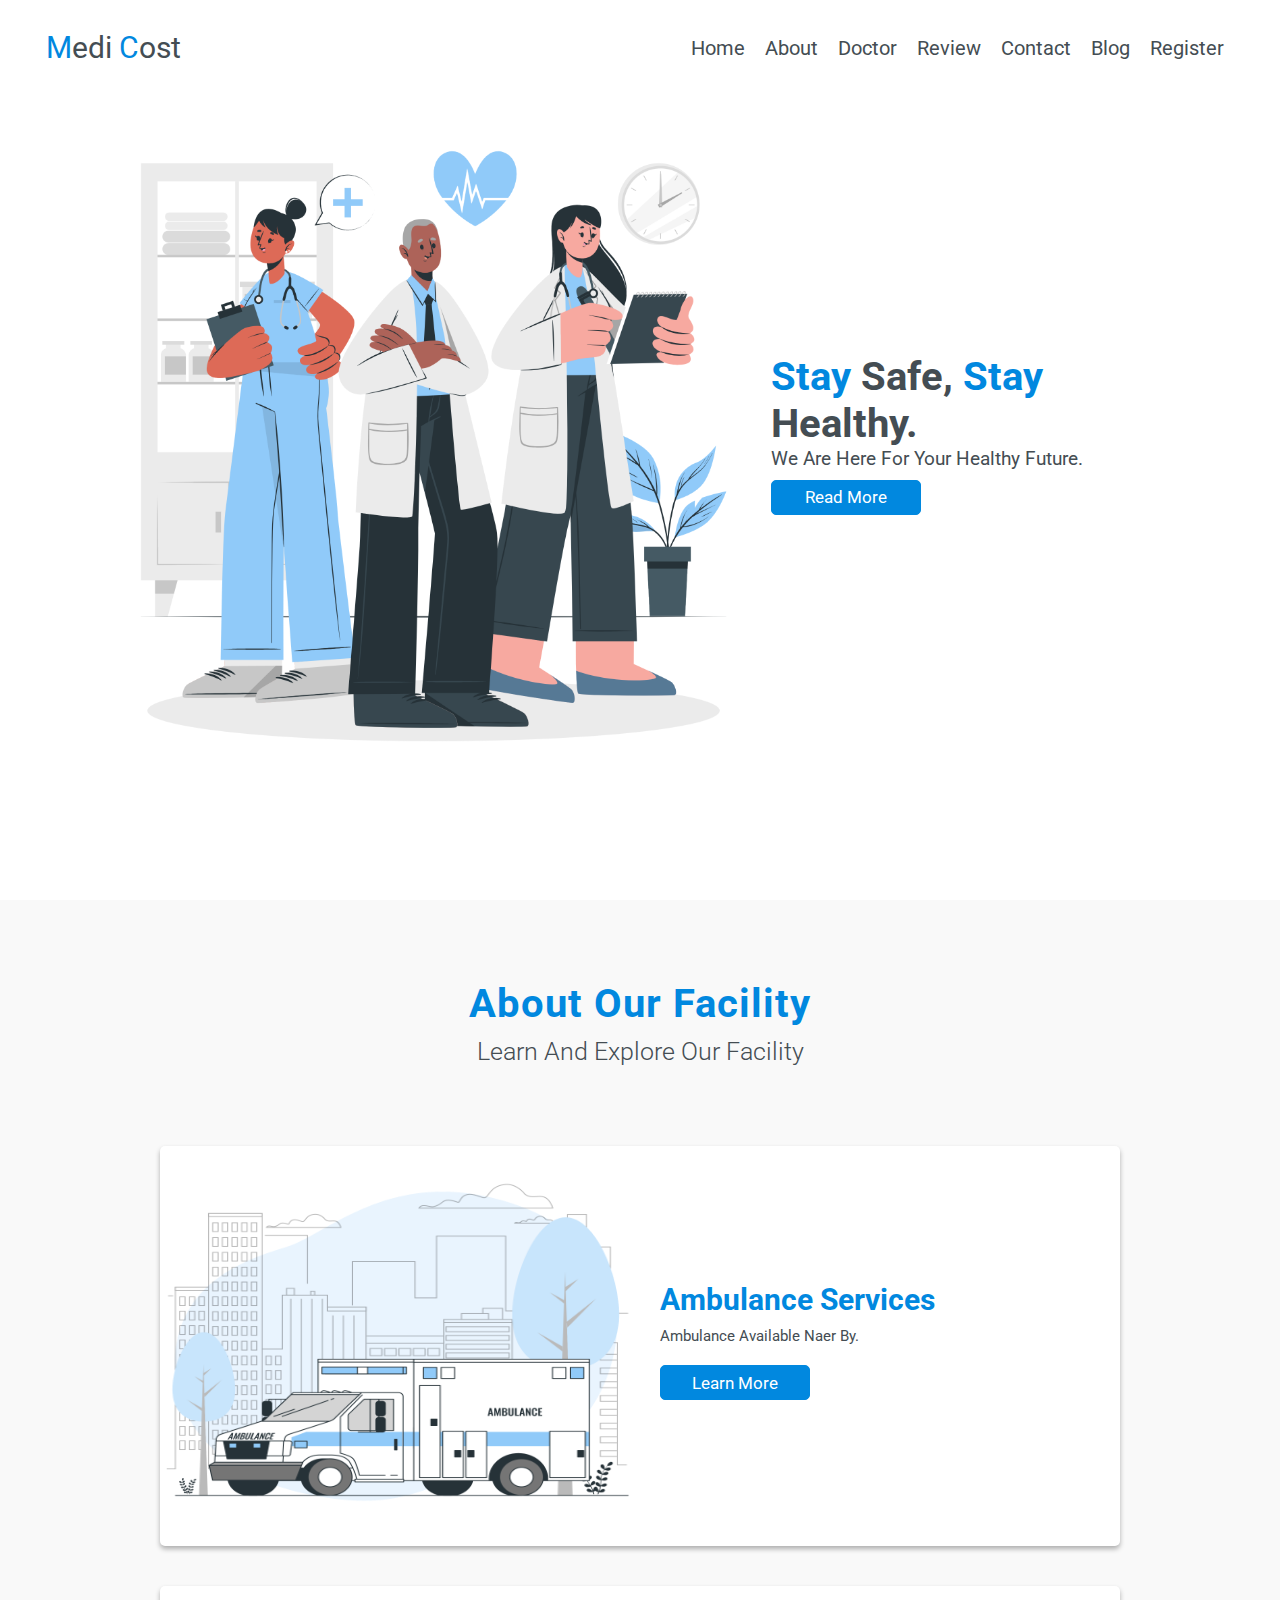
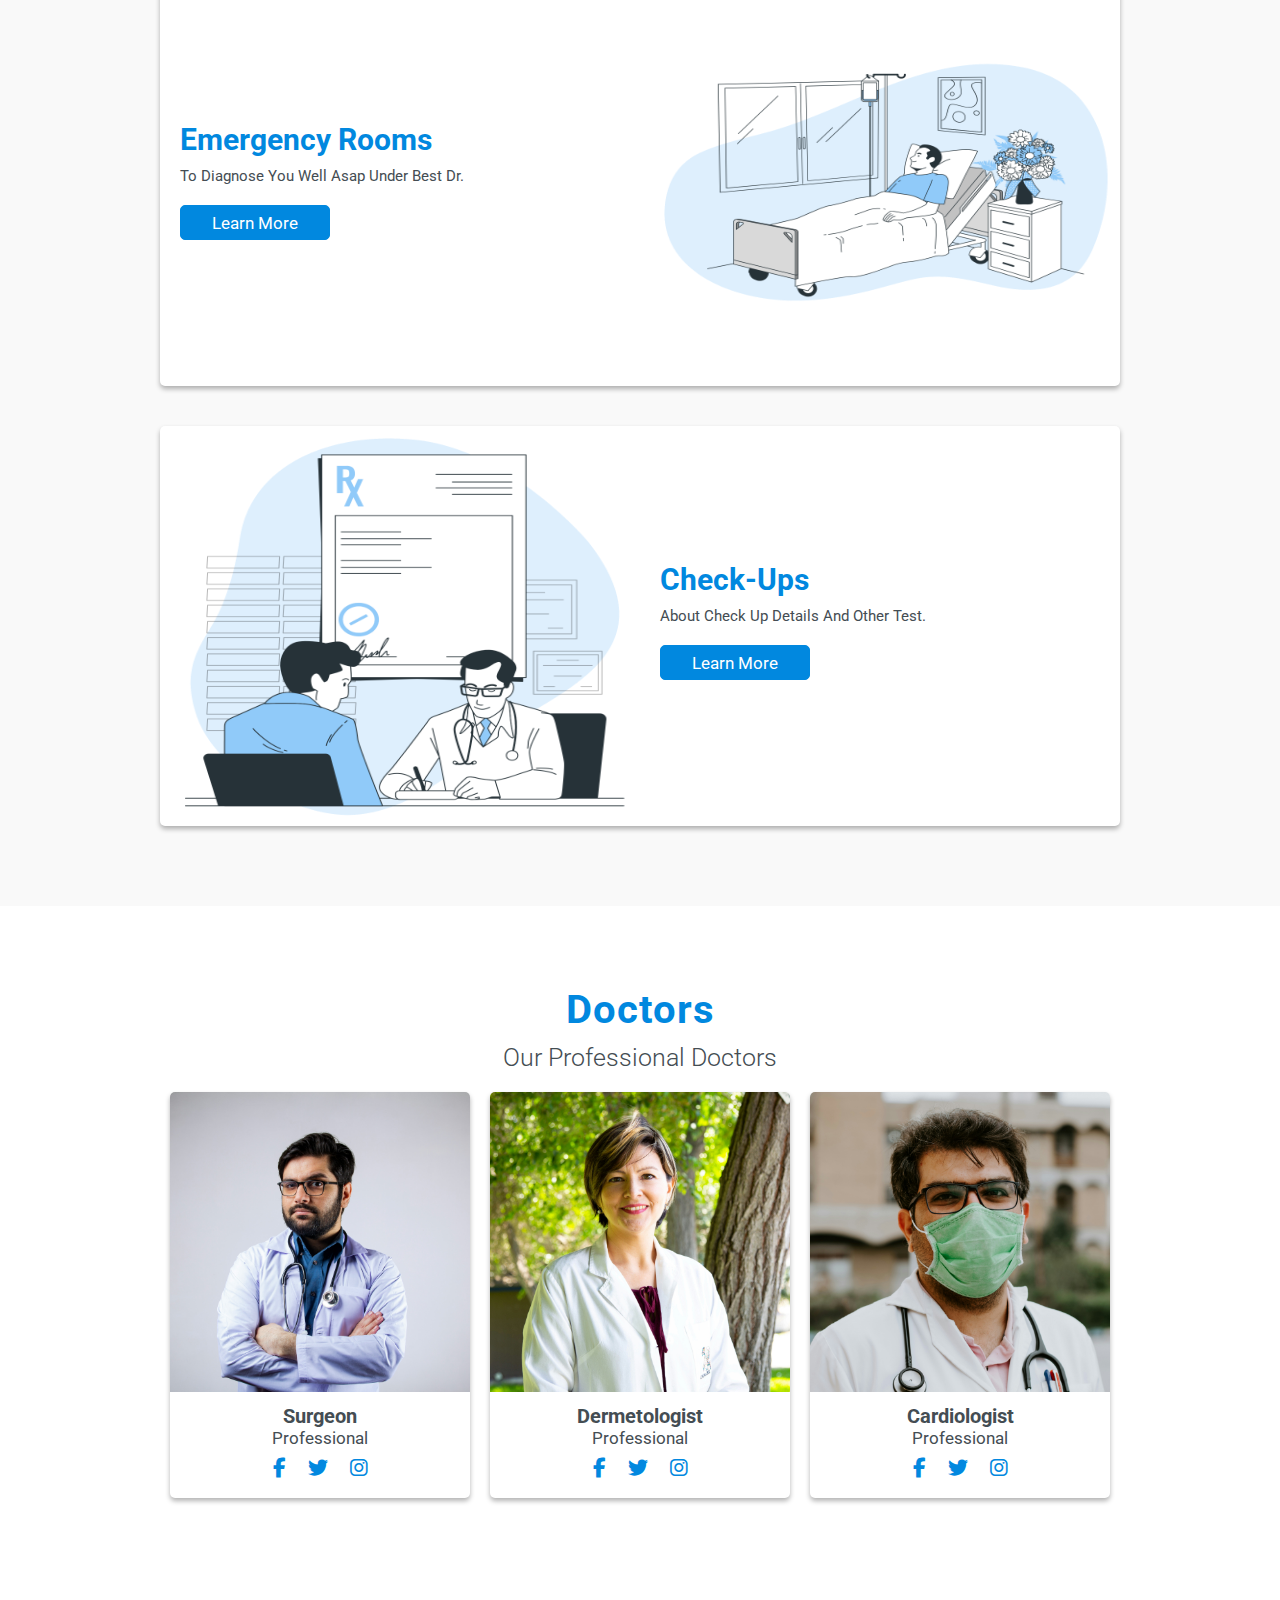
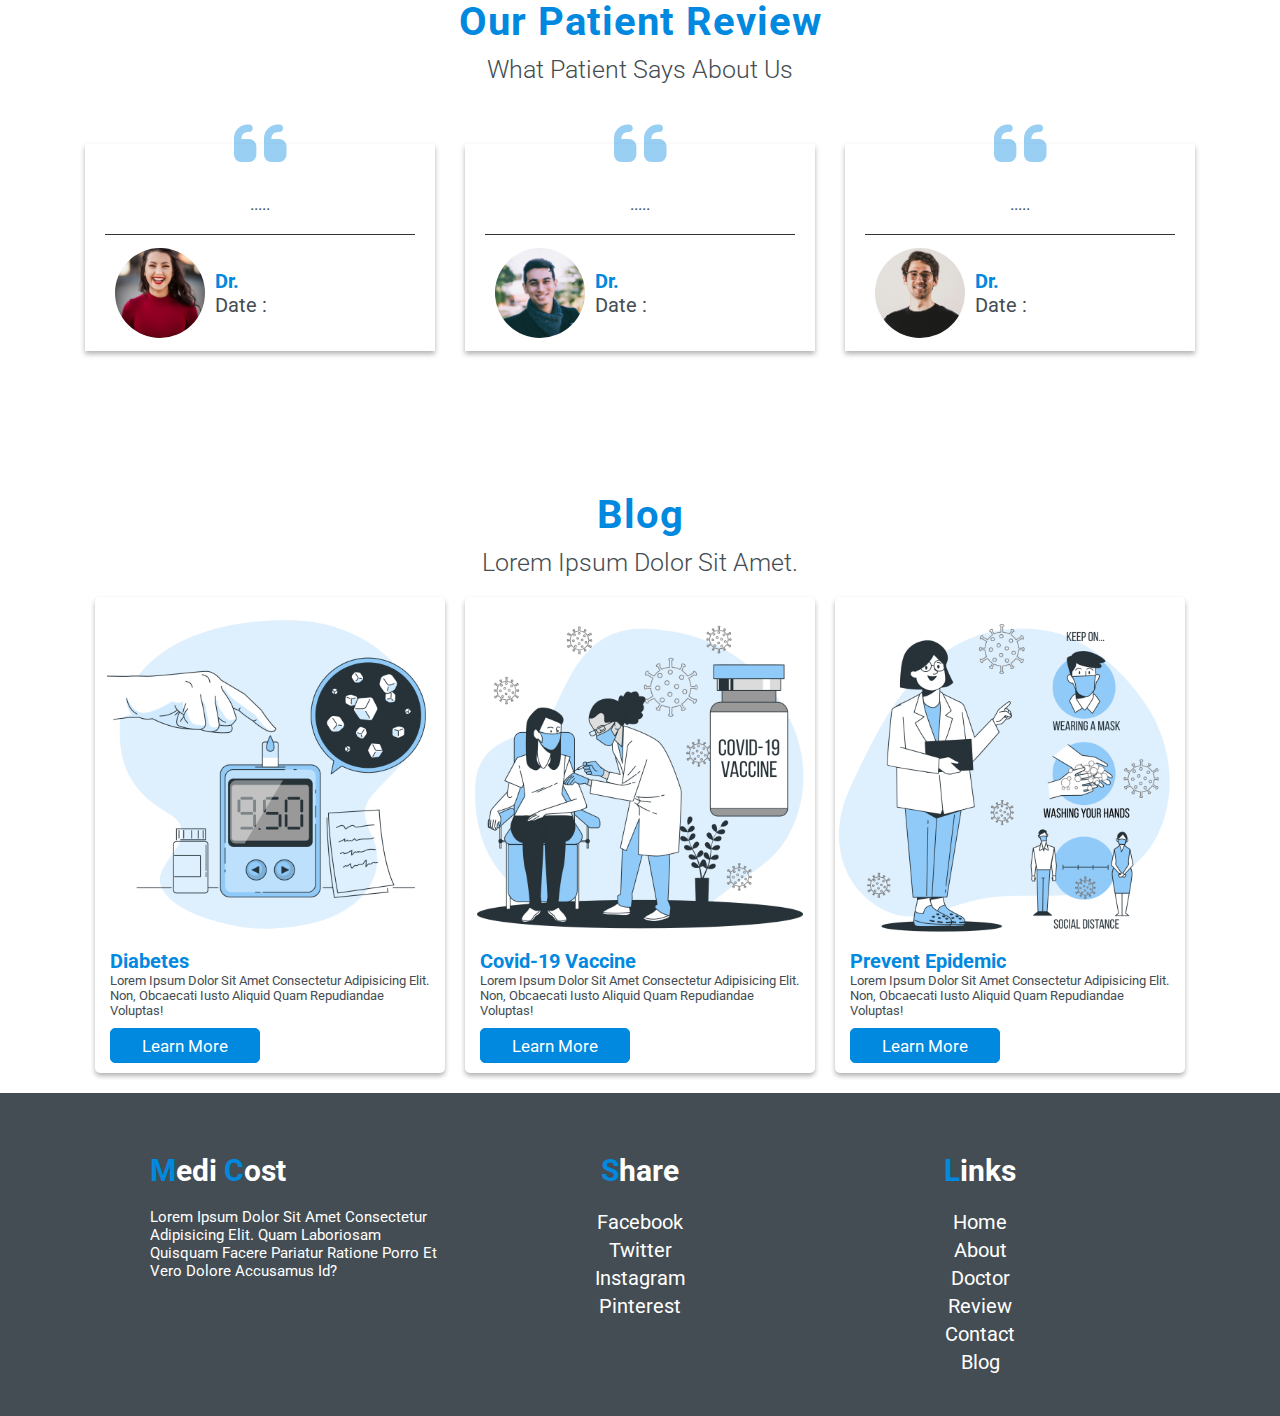
<file: Project/index.html>
<!DOCTYPE html>
<html lang="en">

<head>
    <meta charset="UTF-8">
    <meta name="viewport" content="width=device-width, initial-scale=1.0">
    <title>Hospital Website </title>

    <!-- font awesome cdn link  -->
    <link rel="stylesheet" href="https://cdnjs.cloudflare.com/ajax/libs/font-awesome/6.5.2/css/all.min.css">

    <!-- custom css file link  -->
    <link rel="stylesheet" href="./css/style.css">
</head>

<body>


    <!-- header navbar section start  -->

    <header>

        <!-- logo name  -->
        <a href="#" class="logo"><span>M</span>edi <span>C</span>ost</a>

        <!-- navbar link  -->
        <nav class="navbar">
            <ul>
                <li><a href="#home">home</a></li>
                <li><a href="#about">about</a></li>
                <li><a href="#doctor">doctor</a></li>
                <li><a href="#review">review</a></li>
                <li><a href="form.html">contact</a></li>
                <li><a href="#blog">blog</a></li>
                <li><a href="login.html">register</a></li>
            </ul>
        </nav>

        <div class="fas fa-bars"></div>
    </header>
    <!-- header navbar section end  -->

    <!-- home section start  -->

    <section id="home" class="home">

        <div class="row">

            <!-- home images  -->
            <div class="images">
                <img src="./images/home.png" alt="">
            </div>

            <!-- home heading  -->
            <div class="content">
                <h1><span>Stay</span> Safe, <span>Stay</span> Healthy.</h1>
                <p>We are here for your healthy future.</p>
                <a href="#"><button class="button">read more</button></a>
            </div>
        </div>
    </section>
    <!-- home section end  -->

    <!-- about section start  -->

    <section id="about" class="about">

        <h1 class="heading">about our facility</h1>
        <h3 class="title">learn and explore our facility</h3>

        <div class="box-container">

            <!-- start here  -->
            <div class="box">
                <!-- about images  -->
                <div class="images">
                    <img src="./images/about-1.png" alt="">
                </div>
                
                <!-- about heading & text  -->
                <div class="content">
                    <h3>ambulance services</h3>
                    <p>ambulance available naer by.</p>
                 <a href="#"><button class="button">learn more</button></a>   
                </div>
            </div>
            <!-- end here  -->

            
            <!-- start here  -->
            <div class="box">
                <!-- about images  -->
                <div class="images">
                    <img src="./images/about-2.png" alt="">
                </div>
                
                <!-- about heading & text  -->
                <div class="content">
                    <h3>emergency rooms</h3>
                    <p>to diagnose you well asap under best Dr.</p>
                 <a href="#"><button class="button">learn more</button></a>   
                </div>
            </div>
            <!-- end here  -->

            
            <!-- start here  -->
            <div class="box">
                <!-- about images  -->
                <div class="images">
                    <img src="./images/about-3.png" alt="">
                </div>
                
                <!-- about heading & text  -->
                <div class="content">
                    <h3>check-ups</h3>
                    <p>about check up details and other test.</p>
                 <a href="#"><button class="button">learn more</button></a>   
                </div>
            </div>
            <!-- end here  -->
           </div>
    </section>

    <!-- about section end  -->
    
    <!-- card section start  -->

    <section id="doctor" class="card">

        <div class="container">

            <h1 class="heading">doctors</h1>
            <h3 class="title">our professional doctors</h3>

            <div class="box-container">

                <!-- start here  -->
                <div class="box">
                    <img src="./images/doctor-1.jpg" alt="">                
                    
                    <div class="content">
                        <a href="#">
                            <h2>surgeon</h2>
                        </a>
                        <p>professional</p>

                        <!-- card icons  -->
                        <div class="icons">
                            <a href="#" class="fab fa-facebook-f"></a>
                            <a href="#" class="fab fa-twitter"></a>
                            <a href="#" class="fab fa-instagram"></a>
                        </div>
                    </div>
                </div>
                <!-- end here  -->

                 <!-- start here  -->
                 <div class="box">
                    <img src="./images/doctor-2.jpg" alt="">                
                    
                    <div class="content">
                        <a href="#">
                            <h2>dermetologist</h2>
                        </a>
                        <p>professional</p>

                        <!-- card icons  -->
                        <div class="icons">
                            <a href="#" class="fab fa-facebook-f"></a>
                            <a href="#" class="fab fa-twitter"></a>
                            <a href="#" class="fab fa-instagram"></a>
                        </div>
                    </div>
                </div>
                <!-- end here  -->

                 <!-- start here  -->
                 <div class="box">
                    <img src="./images/doctor-3.jpg" alt="">                
                    
                    <div class="content">
                        <a href="#">
                            <h2>cardiologist</h2>
                        </a>
                        <p>professional</p>

                        <!-- card icons  -->
                        <div class="icons">
                            <a href="#" class="fab fa-facebook-f"></a>
                            <a href="#" class="fab fa-twitter"></a>
                            <a href="#" class="fab fa-instagram"></a>
                        </div>
                    </div>
                </div>
                <!-- end here  -->

            </div>
        </div>
    </section>
    <!-- card section end  -->

    <!-- review section start  -->

    <section id="review" class="review">

        <h1 class="heading">our patient review</h1>
        <h3 class="title">what patient says about us</h3>

        <div class="box-container">

            <!-- start here  -->
            <div class="box">
                <i class="fas fa-quote-left"></i>
                <p>.....</p>

                <div class="images">
                    <img src="./images/img-1.jpg" alt="">

                    <div class="info">
                        <h3>Dr.</h3>
                        <span>date : </span>
                    </div>
                </div>
            </div>
            <!-- end here  -->

            
            <!-- start here  -->
            <div class="box">
                <i class="fas fa-quote-left"></i>
                <p>.....</p>

                <div class="images">
                    <img src="./images/img-2.jpg" alt="">

                    <div class="info">
                        <h3>Dr.</h3>
                        <span>date : </span>
                    </div>
                </div>
            </div>
            <!-- end here  -->

            
            <!-- start here  -->
            <div class="box">
                <i class="fas fa-quote-left"></i>
                <p>.....</p>

                <div class="images">
                    <img src="./images/img-3.jpg" alt="">

                    <div class="info">
                        <h3>Dr.</h3>
                        <span>date : </span>
                    </div>
                </div>
            </div>
            <!-- end here  -->
        </div>
    </section>
    <!-- review section end  -->
 
     <!-- blog section start  -->

    <section id="blog" class="blog">

        <h1 class="heading">blog</h1>
        <h3 class="title">Lorem ipsum dolor sit amet.</h3>

        <div class="box-container">

            <!-- start here  -->
            
            <div class="box">
                <!-- images  -->
                <img src="./images/blog 1.png" alt="">

                <div class="content">
                    <a href="#">
                        <h2>diabetes</h2>
                    </a>
                    <p>Lorem ipsum dolor sit amet consectetur adipisicing elit. Non, obcaecati iusto aliquid quam repudiandae voluptas!</p>
                     <!-- button  -->
                    <a href="#"> <button class="button">learn more</button></a>
                </div>
            </div>
            <div class="box">
                <!-- images  -->
                <img src="./images/blog 2.png" alt="">

                <div class="content">
                    <a href="#">
                        <h2>covid-19 vaccine</h2>
                    </a>
                    <p>Lorem ipsum dolor sit amet consectetur adipisicing elit. Non, obcaecati iusto aliquid quam repudiandae voluptas!</p>
                     <!-- button  -->
                    <a href="#"> <button class="button">learn more</button></a>
                </div>
            </div>
            <!-- end here  -->

            
            <!-- start here  -->
            <div class="box">
                <!-- images  -->
                <img src="./images/blog 3.png" alt="">

                <div class="content">
                    <a href="#">
                        <h2>prevent epidemic</h2>
                    </a>
                    <p>Lorem ipsum dolor sit amet consectetur adipisicing elit. Non, obcaecati iusto aliquid quam repudiandae voluptas!</p>
                     <!-- button  -->
                    <a href="#"> <button class="button">learn more</button></a>
                </div>
            </div>
            <!-- end here  -->
        </div>
    </section>

            
            <!-- end here  -->

            
            <!-- start here  -->
            
    <!-- blog section end  -->

    <!-- footer section start  -->

    <section class="footer">

        <div class="box">
            <h2 class="logo"><span>M</span>edi <span>C</span>ost</h2>

            <p>Lorem ipsum dolor sit amet consectetur adipisicing elit. Quam laboriosam quisquam facere pariatur ratione porro et vero dolore accusamus id?</p>
        </div>

        <div class="box">
            <h2 class="logo"><span>S</span>hare</h2>

            <a href="#">facebook</a>
            <a href="#">twitter</a>
            <a href="#">instagram</a>
            <a href="#">pinterest</a>
        </div>

        <div class="box">
            <h2 class="logo"><span>L</span>inks</h2>

            <a href="#">home</a>
            <a href="#">about</a>
            <a href="#">Doctor</a>
            <a href="#">Review</a>
            <a href="#">contact</a>
            <a href="#">blog</a>
        </div>


       
    </section>


   <!-- footer section end  -->
    



    










    <!-- jquery cdn link  -->
    <script src="https://cdnjs.cloudflare.com/ajax/libs/jquery/3.7.1/jquery.min.js"></script>

    <!-- custom js file link  -->
    <script src="./js/main.js"></script>
</body>

</html>
</file>
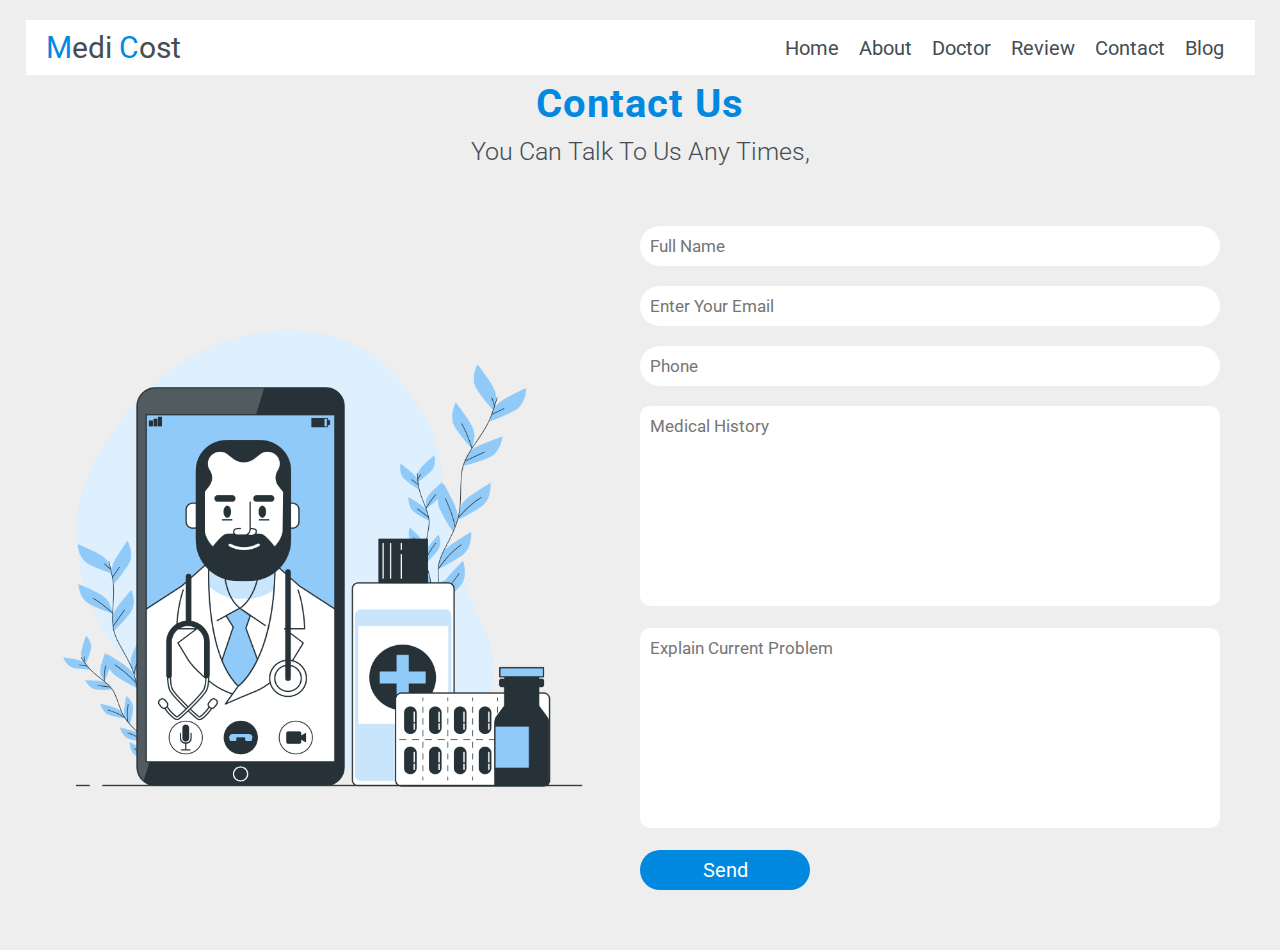
<file: Project/form.html>
<!DOCTYPE html>
<html lang="en">

<head>
    <meta charset="UTF-8">
    <meta name="viewport" content="width=device-width, initial-scale=1.0">
    <title>Hospital Website </title>

    <!-- font awesome cdn link  -->
    <link rel="stylesheet" href="https://cdnjs.cloudflare.com/ajax/libs/font-awesome/6.5.2/css/all.min.css">

    <!-- custom css file link  -->
    <link rel="stylesheet" href="./css/style.css">
</head>

<body>


    <!-- header navbar section start  -->

    <header>

        <!-- logo name  -->
        <a href="#" class="logo"><span>M</span>edi <span>C</span>ost</a>

        <!-- navbar link  -->
        <nav class="navbar">
            <ul>
                <li><a href="index.html">home</a></li>
                <li><a href="index.html">about</a></li>
                <li><a href="index.html">doctor</a></li>
                <li><a href="index.html">review</a></li>
                <li><a href="#contact">contact</a></li>
                <li><a href="index.html">blog</a></li>
            </ul>
        </nav>
        <div class="fas fa-bars"></div>
    </header>
    <!-- header navbar section end  -->

        <!-- contact section start  -->

    <section id="contact" class="contact">

        <h1 class="heading">contact us</h1>
        <h3 class="title">you can talk to us any times,</h3>

        <div class="row">

            <!-- form images  -->
            <div class="images">
                <img src="./images/form.png" alt="">
            </div>

            <div class="form-container">    

            <input type="text" placeholder="full name" name="" id="">
            <input type="email" placeholder="enter your email" name="" id="">
            <input type="number" placeholder="phone" name="" id="">
            <textarea name="" cols="10" rows="10" placeholder="medical history" id=""></textarea>
            <textarea name="" cols="30" rows="10" placeholder="explain current problem" id=""></textarea>
            <input type="submit" value="send">
            </div>
        </div>




    </section>



    <!-- contact section end  -->
</file>
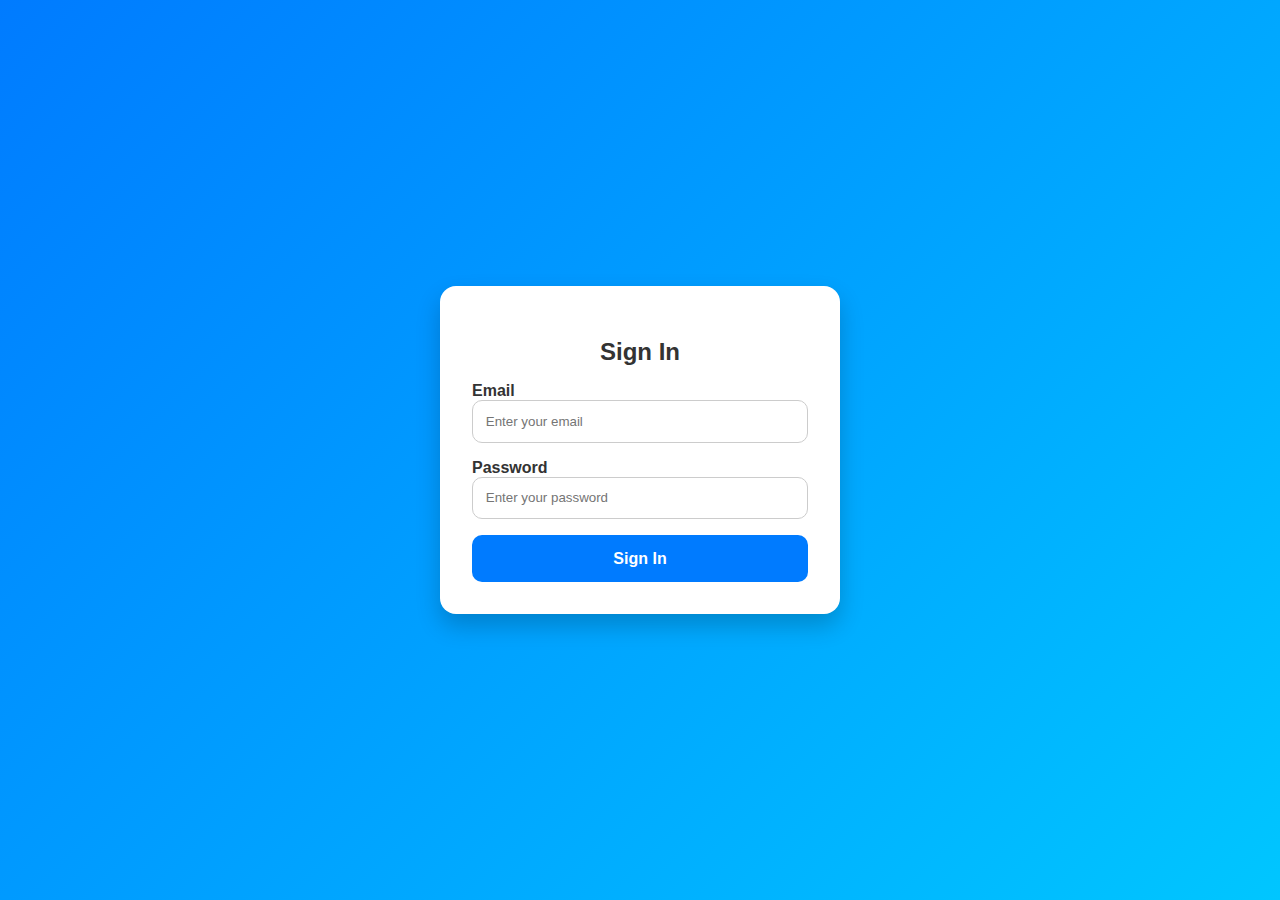
<file: Project/login.html>
<!DOCTYPE html>
<html lang="en">
<head>
  <meta charset="UTF-8" />
  <meta name="viewport" content="width=device-width, initial-scale=1.0"/>
  <title>Responsive Sign In</title>
  <style>
    * {
      box-sizing: border-box;
    }

    body {
      margin: 0;
      font-family: "Segoe UI", sans-serif;
      display: flex;
      justify-content: center;
      align-items: center;
      height: 100vh;
      background: linear-gradient(135deg, #007bff, #00c6ff);
    }

    .form-container {
      background: white;
      padding: 2rem;
      border-radius: 16px;
      box-shadow: 0 12px 24px rgba(0, 0, 0, 0.2);
      width: 90%;
      max-width: 400px;
      animation: fadeIn 0.5s ease-in-out;
    }

    @keyframes fadeIn {
      from { opacity: 0; transform: translateY(20px); }
      to { opacity: 1; transform: translateY(0); }
    }

    h2 {
      margin-bottom: 1rem;
      color: #333;
      text-align: center;
    }

    label {
      margin-bottom: 0.3rem;
      font-weight: 600;
      color: #333;
    }

    input {
      margin-bottom: 1rem;
      padding: 0.8rem;
      border: 1px solid #ccc;
      border-radius: 10px;
      width: 100%;
      transition: all 0.3s;
    }

    input:focus {
      border-color: #007bff;
      outline: none;
      box-shadow: 0 0 5px rgba(0, 123, 255, 0.3);
    }

    button {
      padding: 0.9rem;
      width: 100%;
      border: none;
      border-radius: 10px;
      background: #007bff;
      color: white;
      font-weight: bold;
      font-size: 1rem;
      cursor: pointer;
      transition: background 0.3s;
    }

    button:hover {
      background: #0056b3;
    }

    #error-message {
      color: red;
      margin-top: 0.5rem;
      font-size: 0.9rem;
      text-align: center;
      display: none;
    }

    @media (max-width: 500px) {
      .form-container {
        padding: 1.5rem;
      }

      h2 {
        font-size: 1.5rem;
      }
    }
  </style>
</head>
<body>

  <div class="form-container">
    <form id="login-form">
      <h2>Sign In</h2>

      <label for="email">Email</label>
      <input type="email" id="email" placeholder="Enter your email" required />

      <label for="password">Password</label>
      <input type="password" id="password" placeholder="Enter your password" required />

      <button type="submit">Sign In</button>
      <p id="error-message">Invalid credentials. Try again.</p>
    </form>
  </div>

  <script>
    const form = document.getElementById("login-form");
    const errorMessage = document.getElementById("error-message");

    form.addEventListener("submit", function(e) {
      e.preventDefault();
      const email = document.getElementById("email").value.trim();
      const password = document.getElementById("password").value.trim();

      // Simulate validation
      if (email === "user@example.com" && password === "password123") {
        errorMessage.style.display = "none";
        alert("Logged in successfully!");
         // Redirect to homepage
  window.location.href = "index.html"; // Change this to your actual homepage URL
      } else {
        errorMessage.style.display = "block";
      }
    });
  </script>

</body>
</html>
</file>
<file: Project/css/style.css>
/* google font   */
  @import url('https://fonts.googleapis.com/css2?family=Roboto:ital,wght@0,100;0,300;0,400;0,500;0,700;0,900;1,100;1,300;1,400;1,500;1,700;1,900&display=swap');

  /* root color  */
  :root{
    --blue:#0188df;
    --black:#444d53;
    --wight:#fff;
  }

  /* custom css  */
  *{
    font-family: "Roboto", sans-serif;
    margin: 0; padding: 0;
    text-decoration: none;
    text-transform: capitalize;
    outline: none;
    box-sizing: border-box;
    transition: all linear .2s;
  }

  html{
    font-size: 62.5%;
    overflow-x: hidden;
  }

 /* button  */
 .button{
    height: 3.5rem;
    width: 15rem;
    background: var(--blue);
    color: var(--wight);
    font-size: 1.7rem;
    text-transform: capitalize;
    border-radius: .5rem;
    cursor: pointer;
    margin: 1rem 0;
    border: .1rem solid var(--blue);
 }

 .button:hover{
    border: .1rem solid var(--blue);
    background: var(--wight);
    color: var(--blue);
    letter-spacing: .2rem;
 }

 /* heading  */
.heading{
    text-align: center;
    font-size: 4rem;
    padding: 1rem;
    padding-top: 8rem;
    color: var(--blue);
    letter-spacing: .1rem;
}
 /* title  */
.title{
    text-align: center;
    padding: 0rem 1rem;
    font-size: 2.5rem;
    color: var(--black);
    font-weight: 300;
}



  /* header navbar section start  */

  header{
    width: 96%;
    background: var(--wight);
    position:fixed;
    top: 2rem;
    left: 50%;
    transform: translate(-50%);
    display: flex;
    align-items: center;
    justify-content: space-between;
    padding: 1rem 2rem;
    z-index: 1000;
  }

  /* logo name  */
  header a{
    color: var(--black);
  }

  header a:hover{
    color: var(--blue);
  }

  header .logo{
    font-size: 3rem;
  }

  header .logo span{
    color: var(--blue);
  }

  /* navbar link  */
  header .navbar ul{
    display: flex;
    align-items: center;
    justify-content: space-between;
    list-style: none;
  }

  header .navbar ul li{
    margin: 0 1rem;
  }

  header .navbar ul li a{
    font-size: 2rem;
    color: var(--black);
  }

  header .navbar ul li a:hover{
    color: var(--blue);
  }

 header .fa-bars{
    font-size: 3rem;
    color: var(--blue);
    cursor: pointer;
    display: none;
 }

 header .fa-times{
    transform: rotate(180deg);
 }


 .header-active{
    top: 0;
    width: 100%;
    box-shadow: .1rem .3rem rgba(0,0,0,.3);
 }



  /* header navbar section end  */

  /* home section start  */

  .home{
    min-height: 100vh;
    padding-top: 10rem;
  }

  .home .row{
    display: flex;
    align-items: center;
    justify-content: space-around;
    width: 85%;
    margin: 0 auto;
  }

  /* home images  */
  .home .row .images img{
    height: 75vh;
  }

  /* home heading  */
  .home .content h1{
    font-size: 4rem;
    color: var(--black);
  }

  .home .content h1 span{
    color: var(--blue);
  }

  .home .content p{
    font-size: 1.9rem;
    color: var(--black);
  }


  /* home section end  */


  /* about section start  */
  .about{
    background-color: #f9f9f9;
  }

  .about .box-container{
    padding: 4rem 0;
  }

  .about .box-container .box{
    width: 75%;
    margin: 4rem auto;
    border-radius: .5rem;
    box-shadow: 0 .3rem .5rem rgba(0,0,0,.3);
    display: flex;
    align-items: center;
    overflow: hidden;
    background: var(--wight);
  }

  /* about images  */
  .about .box-container .box .images{
    height: 40rem;
    width: 50%;
  }

  .about .box-container .box .images img{
    height: 100%;
    width: 100%;
  }

  /* about heading & text */
  .about .box-container .box .content{
    height: 100%;
    width: 50%;
    padding: 2rem;
  }

  .about .box-container .box .content h3{
    font-size: 3rem;
    color: var(--blue);
    display: flex;
    align-items: start;
  }

  .about .box-container .box .content p{
    font-size: 1.5rem;
    color: var(--black);
    padding: 1rem 0;
    text-align: start;
  }

  .about .box-container .box:nth-child(even){
    flex-flow: row-reverse;
  }
  

   /* about section end  */
  
  /* card section start  */

  .card .box-container{
    display: flex;
    justify-content: center;
    flex-wrap: wrap;
  }

  .card .box-container .box{
    width: 30rem;
    margin: 2rem 1rem;
    overflow: hidden;
    border-radius: .5rem;
    box-shadow: 0 .3rem .5rem rgba(0,0,0,.3);
  }

  /* card images  */
  .card .box-container .box img{
    height: 30rem;
    width: 100%;
    object-fit: cover;
  }

  .card .box-container .box .content{
    padding: 1rem 1.3rem;
  }

  .card .box-container .box .content h2{
    font-size: 2rem ;
    text-align: center;
    color: var(--black);
  }

  .card .box-container .box .content h2:hover{
    color: var(--blue);
    text-decoration: underline;
  }

  .card .box-container .box .content p{
    font-size: 1.7rem;
    text-align: center;
    color: var(--black);
  }

  .card .box-container .box .content .icons{
    text-align: center;
  }
  
  .card .box-container .box .content .icons a{
    font-size: 2rem;
    color: var(--blue);
    text-align: center;
    margin: 1rem;
  }
  /* card section end  */

  /* review section start  */
  .review .box-container{
    display: flex;
    justify-content: center;
    flex-wrap: wrap;
    padding: 2rem 0;
  }

  .review .box-container .box{
    width: 35rem;
    text-align: center;
    padding: 0 2rem;
    margin: 4rem 1.5rem;
    box-shadow: 0 .3rem .5rem rgba(0,0,0,.3);
  }

  /* images  */
  .review .box-container .box .images{
    display: flex;
    align-items: center;
    text-align: left;
    padding: .5rem 0;
    border-top: .1rem solid #333;
  }

  .review .box-container .box .images img{
    height: 9rem;
    width: 9rem;
    border-radius: 50%;
    object-fit: cover;
    margin: .8rem 1rem;
  }

  .review .box-container .box i{
    font-size: 6rem ;
    margin-top: -3rem;
    color: var(--blue);
    opacity: .4;
  }

  
  .review .box-container .box p{
    color: var(--black);
    font-size: 1.7rem;
    padding: 2rem 0;
  }

  .review .box-container .box .info h3{
    color: var(--blue);
    font-size: 2rem;
  }
  .review .box-container .box .info span{
    color: var(--black);
    font-size: 2rem;
  }
  /* review section end */

  /* contact section start  */
  .contact{
    background: #eee;
  }

  .contact .row{
    display: flex;
    align-items: center;
    justify-content: center;
    padding: 5rem 0;
  }

  .contact .row .images img{
    width: 50vw;
    height: 70vh;
  }

  .contact .row  .form-container{
    width: 50%;
    padding-right: 6rem;
  }

  .contact .row  .form-container input, textarea{
    height: 4rem;
    width: 100%;
    background: var(--wight);
    border: none;
    border-radius: 5rem;
    padding: 0 1rem;
    margin: 1rem 0;
    color: var(--blue);
    font-size: 1.7rem;
  }

  .contact .row  .form-container input:focus , textarea:focus{
    border: .2rem solid var(--blue);
  }

  .contact .row  .form-container textarea{
    height: 20rem;
    border-radius: 1rem;
    padding: 1rem;
    resize: none;
  }

  .contact .row  .form-container input[type="submit"]{
    width: 17rem;
    background: var(--blue);
    color: var(--wight);
    cursor: pointer;
    font-size: 2rem;
  }

  .contact .row  .form-container input[type="submit"]:hover{
    background: var(--wight);
    color: var(--blue);
    border: .2rem solid var(--blue);
  }
  /* contact section end  */

  /* bolg section start  */
  .blog .box-container{
    display: flex;
    justify-content: center;
    flex-wrap: wrap;
  }

  .blog .box-container .box{
    width: 35rem;
    margin: 2rem 1rem;
    overflow: hidden;
    border-radius: .5rem;
    box-shadow: 0 .3rem .5rem rgba(0,0,0,.3);
  }

  /* blog images  */
  .blog .box-container .box img{
    width: 100%;
    object-fit: cover;
  }

  .blog .box-container .box .content{
    padding: 0 1.5rem;
  }

  .blog .box-container .box .content h2{
    font-size: 2rem;
    color: var(--blue);
  }

  .blog .box-container .box .content p{
    font-size: 1.3rem;
    color: var(--black);
  }
  /* bolg section end  */

  /* footer section start  */
 .footer{
  background: var(--black);
  display: flex;
  justify-content: center;
  flex-wrap: wrap;
  padding: 2rem 0;
 }

 .footer .box{
  width: 30rem;
  margin: 2rem;
  text-align: center;
 }

 .footer .box:nth-child(1){
  text-align: left;
 }

/* logo  */

.footer .box .logo{
  padding: 2rem 0;
  font-size: 3rem;
  color: var(--wight);
}

.footer .box .logo:hover{
  color: var(--blue);
}

.footer .box .logo span{
  color: var(--blue);
}

.footer .box p{
  font-size: 1.5rem;
  color: var(--wight);
}

.footer .box a{
  color: var(--wight);
  font-size: 2rem;
  display: block;
  padding: .2rem 0;
}

.footer .box a:hover{
  text-decoration: underline;
}


.footer .credit{
  width: 85%;
  padding-top: 1rem;
  font-size: 2rem;
  color: var(--wight);
  text-align: center;
  border-top: .2rem solid var(--wight);
}

.footer .credit span{
  color: var(--blue);
  text-decoration: underline;
  letter-spacing: .5rem;
}



  /* footer section end  */

















  /* media query  */

  @media (max-width:768px){

    html{
        font-size: 55%;
    }

    header .fa-bars{
        display: block;
    }
    
    header .navbar{
        position: fixed;
        top: -100rem; left: 0;
        width: 100%;
        background: var(--wight);
        opacity: 0;
    }

    header .navbar ul{
        flex-flow: column;
        padding: 2rem 0;
    }

    header .navbar ul li{
        margin: 1rem 0;
        width: 100%;
        text-align: center;
    }

    header .navbar ul li a{
        font-size: 3rem;
        display: block;
    }

    header .nav-toggle{
        top: 5.5rem;
        opacity: 1;
    }

    /* home media query  */

    .home .row{
        flex-flow: column;
    }

    .home .row .content{
        text-align: center;
    }

    /* home images  */
    .home .row .images img{
        width: 100%;
    }

  /* about media query  */
   .about .box-container .box{
    flex-flow: column;
    width: 90%;
   }

   .about .box-container .box:nth-child(even){
    flex-flow: column;
   }

   .about .box-container .box .images{
    width: 100%;
   }

   .about .box-container .box .content{
    width: 100%;
   }
   
   /* contact form  */
   .contact .row{
    flex-flow: column;
   }

   .contact .row .images img{
    height: 50vh;
    width: 90vw;
   }

   .contact .row .form-container{
    width: 90%;
    padding: 0;
   }
  }
</file>
